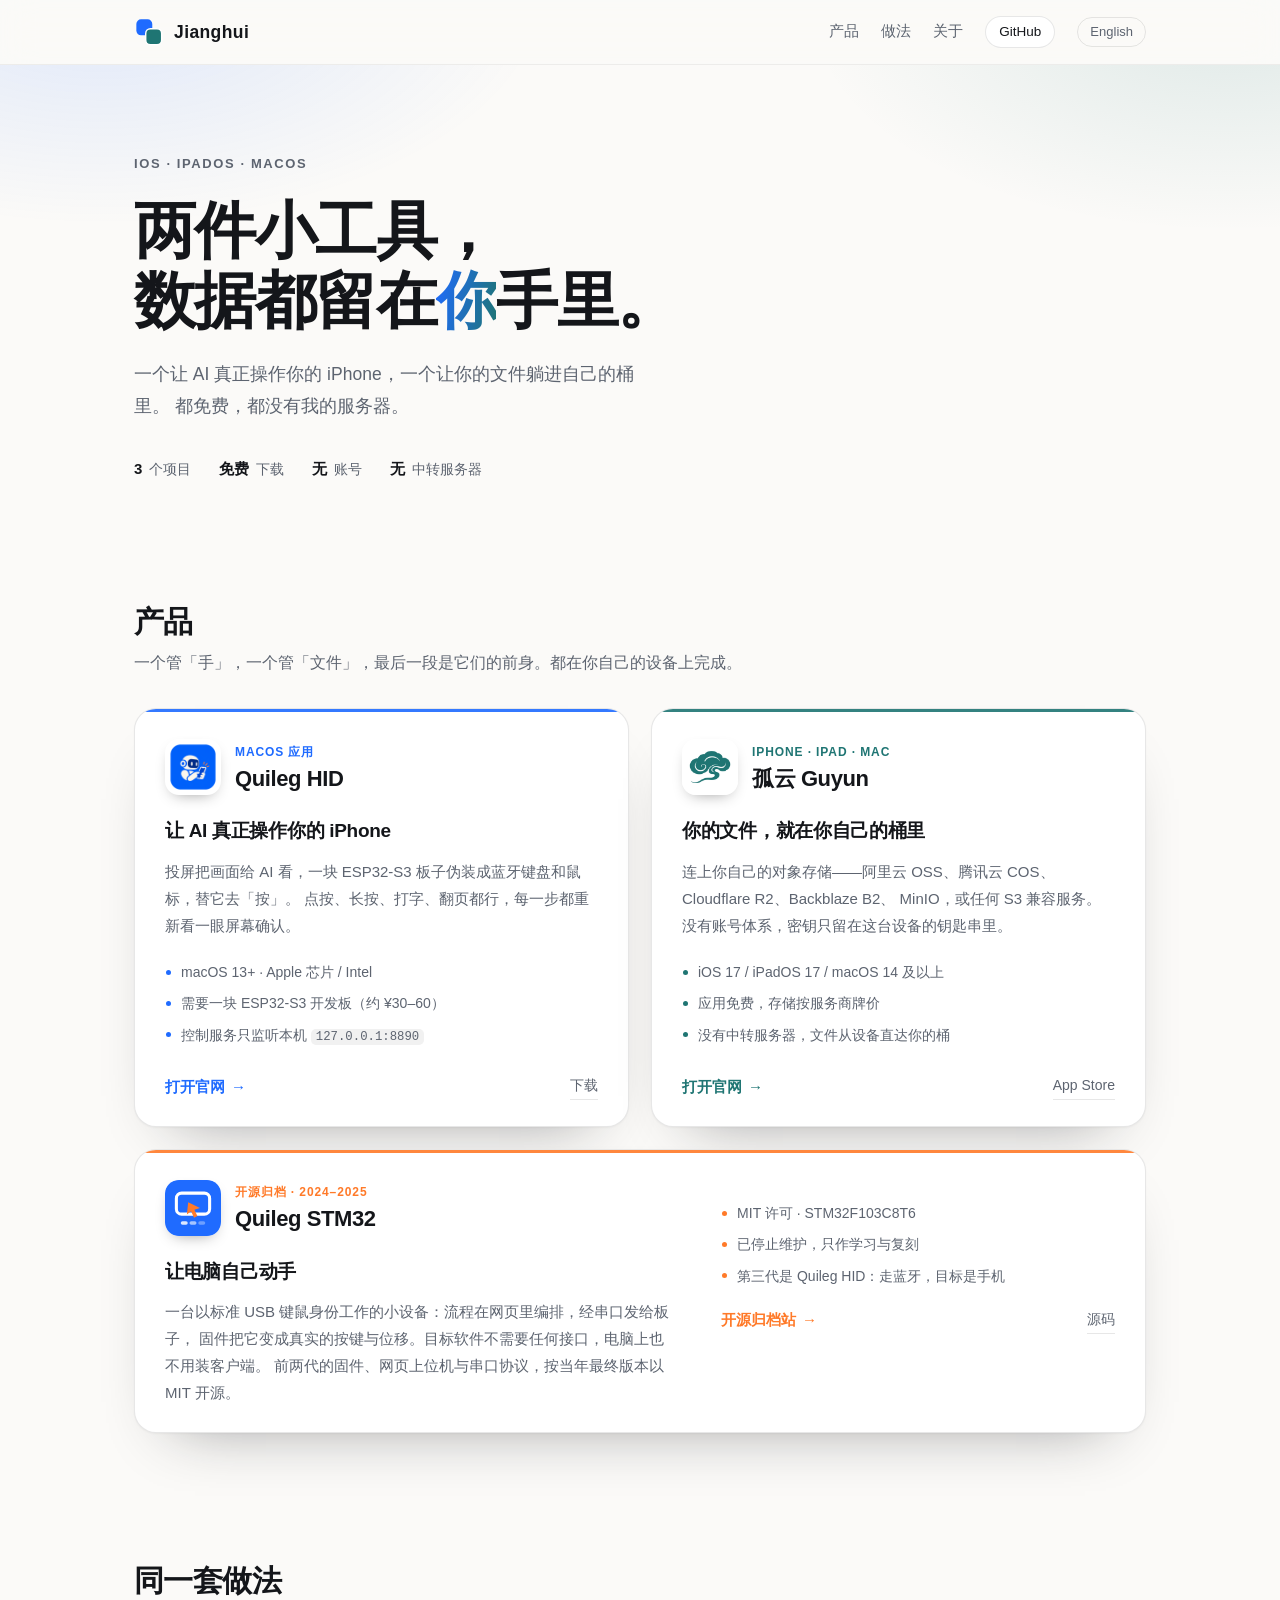
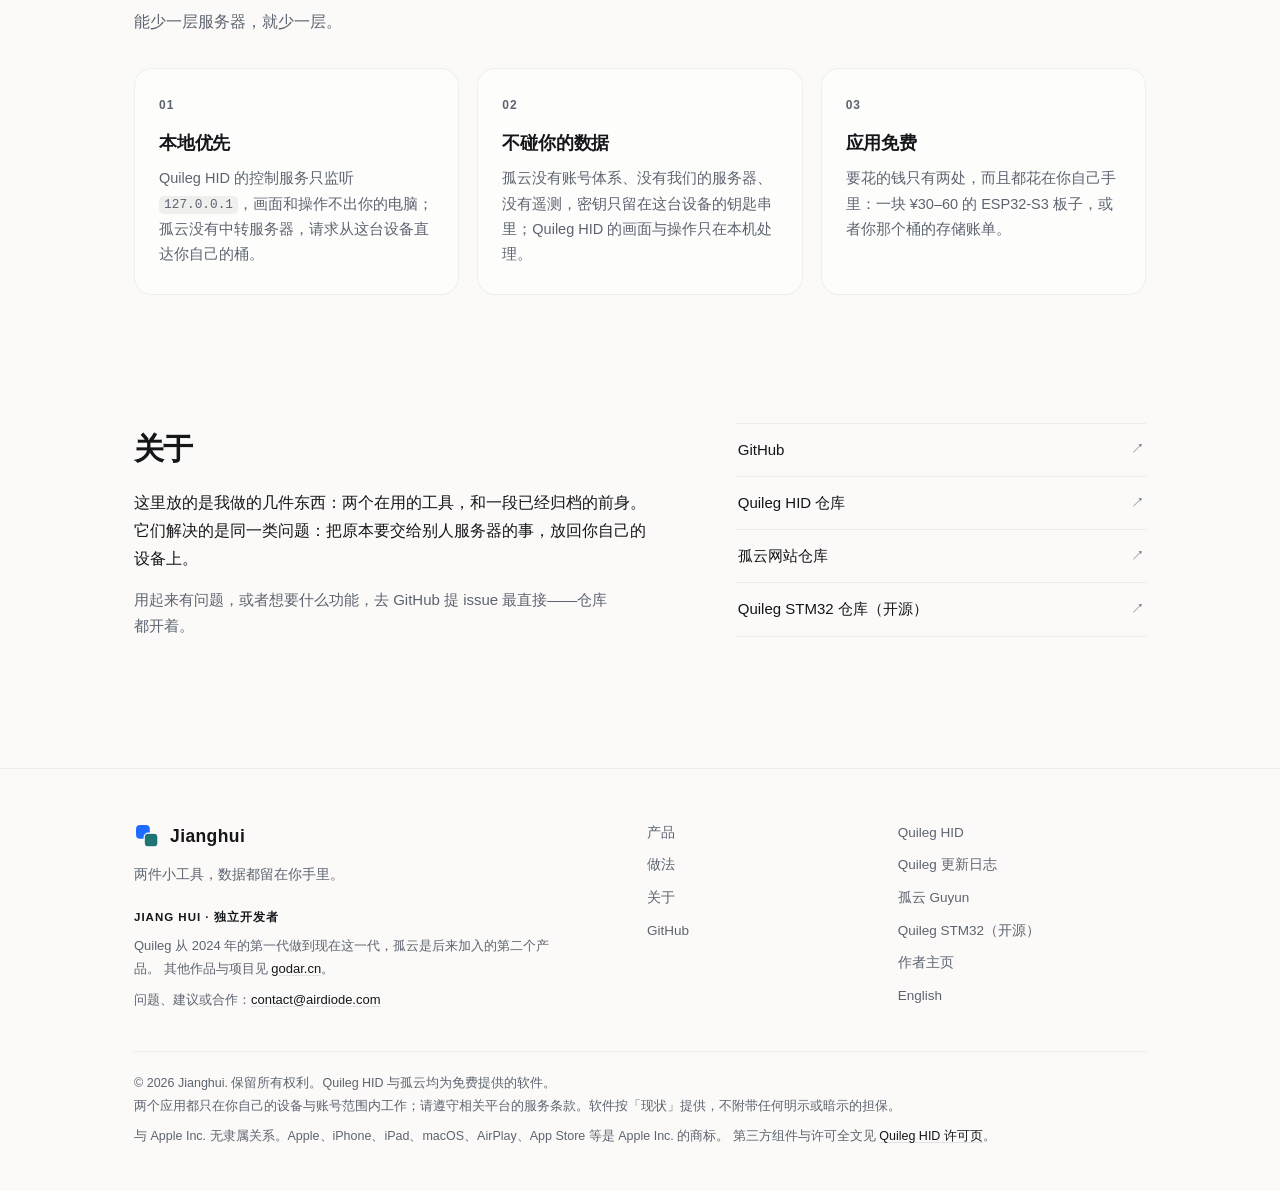
<file: index.html>
<!DOCTYPE html>
<html lang="zh-CN">
<head>
<meta charset="utf-8">
<meta name="viewport" content="width=device-width, initial-scale=1">
<title>Jianghui — 两个小工具，数据都留在你手里</title>
<meta name="description" content="Quileg HID：让 AI 真正操作你的 iPhone。孤云 Guyun：把文件存进你自己的对象存储。两个应用都免费，都不经过第三方服务器。">
<meta name="theme-color" content="#fbfaf8" media="(prefers-color-scheme: light)">
<meta name="theme-color" content="#0f1113" media="(prefers-color-scheme: dark)">
<link rel="icon" type="image/svg+xml" href="assets/mark.svg">
<link rel="apple-touch-icon" href="assets/mark.svg">
<link rel="stylesheet" href="styles.css">
<meta property="og:type" content="website">
<meta property="og:site_name" content="Jianghui">
<meta property="og:title" content="Jianghui — 两个小工具，数据都留在你手里">
<meta property="og:description" content="Quileg HID：让 AI 真正操作你的 iPhone。孤云 Guyun：把文件存进你自己的对象存储。">
<meta property="og:url" content="https://jianghui1974.github.io/">
<meta property="og:image" content="https://jianghui1974.github.io/assets/og.png">
<meta property="og:locale" content="zh_CN">
<meta property="og:locale:alternate" content="en_US">
<meta name="twitter:card" content="summary_large_image">
<meta name="twitter:image" content="https://jianghui1974.github.io/assets/og.png">
<link rel="alternate" hreflang="zh-Hans" href="https://jianghui1974.github.io/">
<link rel="alternate" hreflang="en" href="https://jianghui1974.github.io/en/">
<link rel="alternate" hreflang="x-default" href="https://jianghui1974.github.io/">
</head>
<body>

<a class="skip" href="#main">跳到主要内容</a>

<header class="site-header">
  <div class="wrap">
    <a class="brand" href="./">
      <img src="assets/mark.svg" alt="" width="30" height="30">
      <span>Jianghui</span>
    </a>
    <nav>
      <a href="#products">产品</a>
      <a href="#how">做法</a>
      <a href="#about">关于</a>
      <a class="gh" href="https://github.com/jianghui1974">GitHub</a>
      <a class="lang" href="en/" hreflang="en" lang="en">English</a>
    </nav>
  </div>
</header>

<main id="main">

  <!-- ============ HERO ============ -->
  <section class="hero">
    <div class="wrap">
      <p class="eyebrow">iOS · iPadOS · macOS</p>
      <h1>两件小工具，<br>数据都留在<em>你</em>手里。</h1>
      <p class="lede">
        一个让 AI 真正操作你的 iPhone，一个让你的文件躺进自己的桶里。
        都免费，都没有我的服务器。
      </p>
      <ul class="stats">
        <li><b>3</b> 个项目</li>
        <li><b>免费</b> 下载</li>
        <li><b>无</b> 账号</li>
        <li><b>无</b> 中转服务器</li>
      </ul>
    </div>
  </section>

  <!-- ============ PRODUCTS ============ -->
  <section id="products" class="section">
    <div class="wrap">
      <div class="section-head">
        <h2>产品</h2>
        <p>一个管「手」，一个管「文件」，最后一段是它们的前身。都在你自己的设备上完成。</p>
      </div>

      <div class="cards">

        <article class="card card-quileg">
          <div class="card-top">
            <img class="app-icon" src="assets/quileg-icon.png" alt="Quileg HID 应用图标" width="56" height="56">
            <div>
              <p class="kicker">macOS 应用</p>
              <h3>Quileg HID</h3>
            </div>
          </div>
          <p class="tagline">让 AI 真正操作你的 iPhone</p>
          <p class="desc">
            投屏把画面给 AI 看，一块 ESP32-S3 板子伪装成蓝牙键盘和鼠标，替它去「按」。
            点按、长按、打字、翻页都行，每一步都重新看一眼屏幕确认。
          </p>
          <ul class="facts">
            <li>macOS 13+ · Apple 芯片 / Intel</li>
            <li>需要一块 ESP32-S3 开发板（约 ¥30–60）</li>
            <li>控制服务只监听本机 <code>127.0.0.1:8890</code></li>
          </ul>
          <div class="card-actions">
            <a class="go" href="https://jianghui1974.github.io/Quileg-HID/">打开官网 <span aria-hidden="true">→</span></a>
            <a class="alt" href="https://github.com/jianghui1974/Quileg-HID/releases/latest">下载</a>
          </div>
        </article>

        <article class="card card-guyun">
          <div class="card-top">
            <img class="app-icon" src="assets/guyun-icon.png" alt="孤云 Guyun 应用图标" width="56" height="56">
            <div>
              <p class="kicker">iPhone · iPad · Mac</p>
              <h3>孤云 Guyun</h3>
            </div>
          </div>
          <p class="tagline">你的文件，就在你自己的桶里</p>
          <p class="desc">
            连上你自己的对象存储——阿里云 OSS、腾讯云 COS、Cloudflare R2、Backblaze B2、
            MinIO，或任何 S3 兼容服务。没有账号体系，密钥只留在这台设备的钥匙串里。
          </p>
          <ul class="facts">
            <li>iOS 17 / iPadOS 17 / macOS 14 及以上</li>
            <li>应用免费，存储按服务商牌价</li>
            <li>没有中转服务器，文件从设备直达你的桶</li>
          </ul>
          <div class="card-actions">
            <a class="go" href="https://jianghui1974.github.io/Guyun/">打开官网 <span aria-hidden="true">→</span></a>
            <a class="alt" href="https://apps.apple.com/cn/app/id6809848348">App Store</a>
          </div>
        </article>

        <article class="card card-archive">
          <div class="arch-main">
            <div class="card-top">
              <img class="app-icon" src="assets/quileg-stm32.svg" alt="Quileg STM32 图标" width="56" height="56">
              <div>
                <p class="kicker">开源归档 · 2024–2025</p>
                <h3>Quileg STM32</h3>
              </div>
            </div>
            <p class="tagline">让电脑自己动手</p>
            <p class="desc">
              一台以标准 USB 键鼠身份工作的小设备：流程在网页里编排，经串口发给板子，
              固件把它变成真实的按键与位移。目标软件不需要任何接口，电脑上也不用装客户端。
              前两代的固件、网页上位机与串口协议，按当年最终版本以 MIT 开源。
            </p>
          </div>
          <div class="arch-side">
            <ul class="facts">
              <li>MIT 许可 · STM32F103C8T6</li>
              <li>已停止维护，只作学习与复刻</li>
              <li>第三代是 Quileg HID：走蓝牙，目标是手机</li>
            </ul>
            <div class="card-actions">
              <a class="go" href="https://jianghui1974.github.io/Quileg-STM32/">开源归档站 <span aria-hidden="true">→</span></a>
              <a class="alt" href="https://github.com/jianghui1974/Quileg-STM32">源码</a>
            </div>
          </div>
        </article>

      </div>
    </div>
  </section>

  <!-- ============ HOW ============ -->
  <section id="how" class="section">
    <div class="wrap">
      <div class="section-head">
        <h2>同一套做法</h2>
        <p>能少一层服务器，就少一层。</p>
      </div>

      <ol class="principles">
        <li>
          <span class="num">01</span>
          <h3>本地优先</h3>
          <p>Quileg HID 的控制服务只监听 <code>127.0.0.1</code>，画面和操作不出你的电脑；孤云没有中转服务器，请求从这台设备直达你自己的桶。</p>
        </li>
        <li>
          <span class="num">02</span>
          <h3>不碰你的数据</h3>
          <p>孤云没有账号体系、没有我们的服务器、没有遥测，密钥只留在这台设备的钥匙串里；Quileg HID 的画面与操作只在本机处理。</p>
        </li>
        <li>
          <span class="num">03</span>
          <h3>应用免费</h3>
          <p>要花的钱只有两处，而且都花在你自己手里：一块 ¥30–60 的 ESP32-S3 板子，或者你那个桶的存储账单。</p>
        </li>
      </ol>
    </div>
  </section>

  <!-- ============ ABOUT ============ -->
  <section id="about" class="section about">
    <div class="wrap about-grid">
      <div>
        <h2>关于</h2>
        <p>
          这里放的是我做的几件东西：两个在用的工具，和一段已经归档的前身。
          它们解决的是同一类问题：把原本要交给别人服务器的事，放回你自己的设备上。
        </p>
        <p class="muted">
          用起来有问题，或者想要什么功能，去 GitHub 提 issue 最直接——仓库都开着。
        </p>
      </div>
      <ul class="links">
        <li><a href="https://github.com/jianghui1974"><span>GitHub</span><span class="arrow" aria-hidden="true">↗</span></a></li>
        <li><a href="https://github.com/jianghui1974/Quileg-HID"><span>Quileg HID 仓库</span><span class="arrow" aria-hidden="true">↗</span></a></li>
        <li><a href="https://github.com/jianghui1974/Guyun"><span>孤云网站仓库</span><span class="arrow" aria-hidden="true">↗</span></a></li>
        <li><a href="https://github.com/jianghui1974/Quileg-STM32"><span>Quileg STM32 仓库（开源）</span><span class="arrow" aria-hidden="true">↗</span></a></li>
      </ul>
    </div>
  </section>

</main>

<footer class="site-footer">
  <div class="wrap">
    <div class="footer-grid">
      <div class="foot-brand">
        <div class="brand">
          <img src="assets/mark.svg" alt="">
          <span>Jianghui</span>
        </div>
        <p class="foot-tagline">两件小工具，数据都留在你手里。</p>

        <div class="foot-about">
          <p class="foot-about-lead">JIANG HUI · 独立开发者</p>
          <p>Quileg 从 2024 年的第一代做到现在这一代，孤云是后来加入的第二个产品。
            其他作品与项目见 <a href="https://www.godar.cn" target="_blank" rel="noopener">godar.cn</a>。</p>
          <p>问题、建议或合作：<a href="mailto:contact@airdiode.com">contact@airdiode.com</a></p>
        </div>
      </div>

      <nav aria-label="本站">
        <a href="#products">产品</a>
        <a href="#how">做法</a>
        <a href="#about">关于</a>
        <a href="https://github.com/jianghui1974">GitHub</a>
      </nav>

      <nav aria-label="相关链接">
        <a href="https://jianghui1974.github.io/Quileg-HID/">Quileg HID</a>
        <a href="https://github.com/jianghui1974/Quileg-HID/releases">Quileg 更新日志</a>
        <a href="https://jianghui1974.github.io/Guyun/">孤云 Guyun</a>
        <a href="https://jianghui1974.github.io/Quileg-STM32/">Quileg STM32（开源）</a>
        <a href="https://www.godar.cn" target="_blank" rel="noopener">作者主页</a>
        <a href="en/" hreflang="en" lang="en">English</a>
      </nav>
    </div>

    <p class="legal">
      © <span id="year">2026</span> Jianghui. 保留所有权利。Quileg HID 与孤云均为免费提供的软件。<br>
      两个应用都只在你自己的设备与账号范围内工作；请遵守相关平台的服务条款。软件按「现状」提供，不附带任何明示或暗示的担保。
    </p>
    <p class="legal trademark">与 Apple Inc. 无隶属关系。Apple、iPhone、iPad、macOS、AirPlay、App Store 等是 Apple Inc. 的商标。
      第三方组件与许可全文见 <a href="https://jianghui1974.github.io/Quileg-HID/docs/licenses.html">Quileg HID 许可页</a>。</p>
  </div>
</footer>

<script type="application/ld+json">
{
  "@context": "https://schema.org",
  "@type": "ItemList",
  "name": "Jianghui 的项目",
  "itemListElement": [
    {
      "@type": "SoftwareApplication",
      "name": "Quileg HID",
      "applicationCategory": "UtilitiesApplication",
      "operatingSystem": "macOS",
      "description": "让 AI 通过投屏与蓝牙键鼠操作 iPhone 的 macOS 应用。",
      "url": "https://jianghui1974.github.io/Quileg-HID/",
      "offers": {"@type": "Offer", "price": "0", "priceCurrency": "CNY"}
    },
    {
      "@type": "SoftwareApplication",
      "name": "孤云 Guyun",
      "applicationCategory": "UtilitiesApplication",
      "operatingSystem": "iOS, iPadOS, macOS",
      "description": "连接你自己 S3 兼容对象存储的文件管理器。",
      "url": "https://jianghui1974.github.io/Guyun/",
      "offers": {"@type": "Offer", "price": "0", "priceCurrency": "CNY"}
    },
    {
      "@type": "SoftwareSourceCode",
      "name": "Quileg STM32",
      "description": "第一代 / 第二代 Quileg 键鼠模拟器的固件、网页上位机与串口协议，按当年最终版本以 MIT 开源归档。",
      "codeRepository": "https://github.com/jianghui1974/Quileg-STM32",
      "license": "https://opensource.org/licenses/MIT",
      "programmingLanguage": "C"
    }
  ]
}
</script>

<script>
document.getElementById("year").textContent = new Date().getFullYear();
</script>

</body>
</html>
</file>
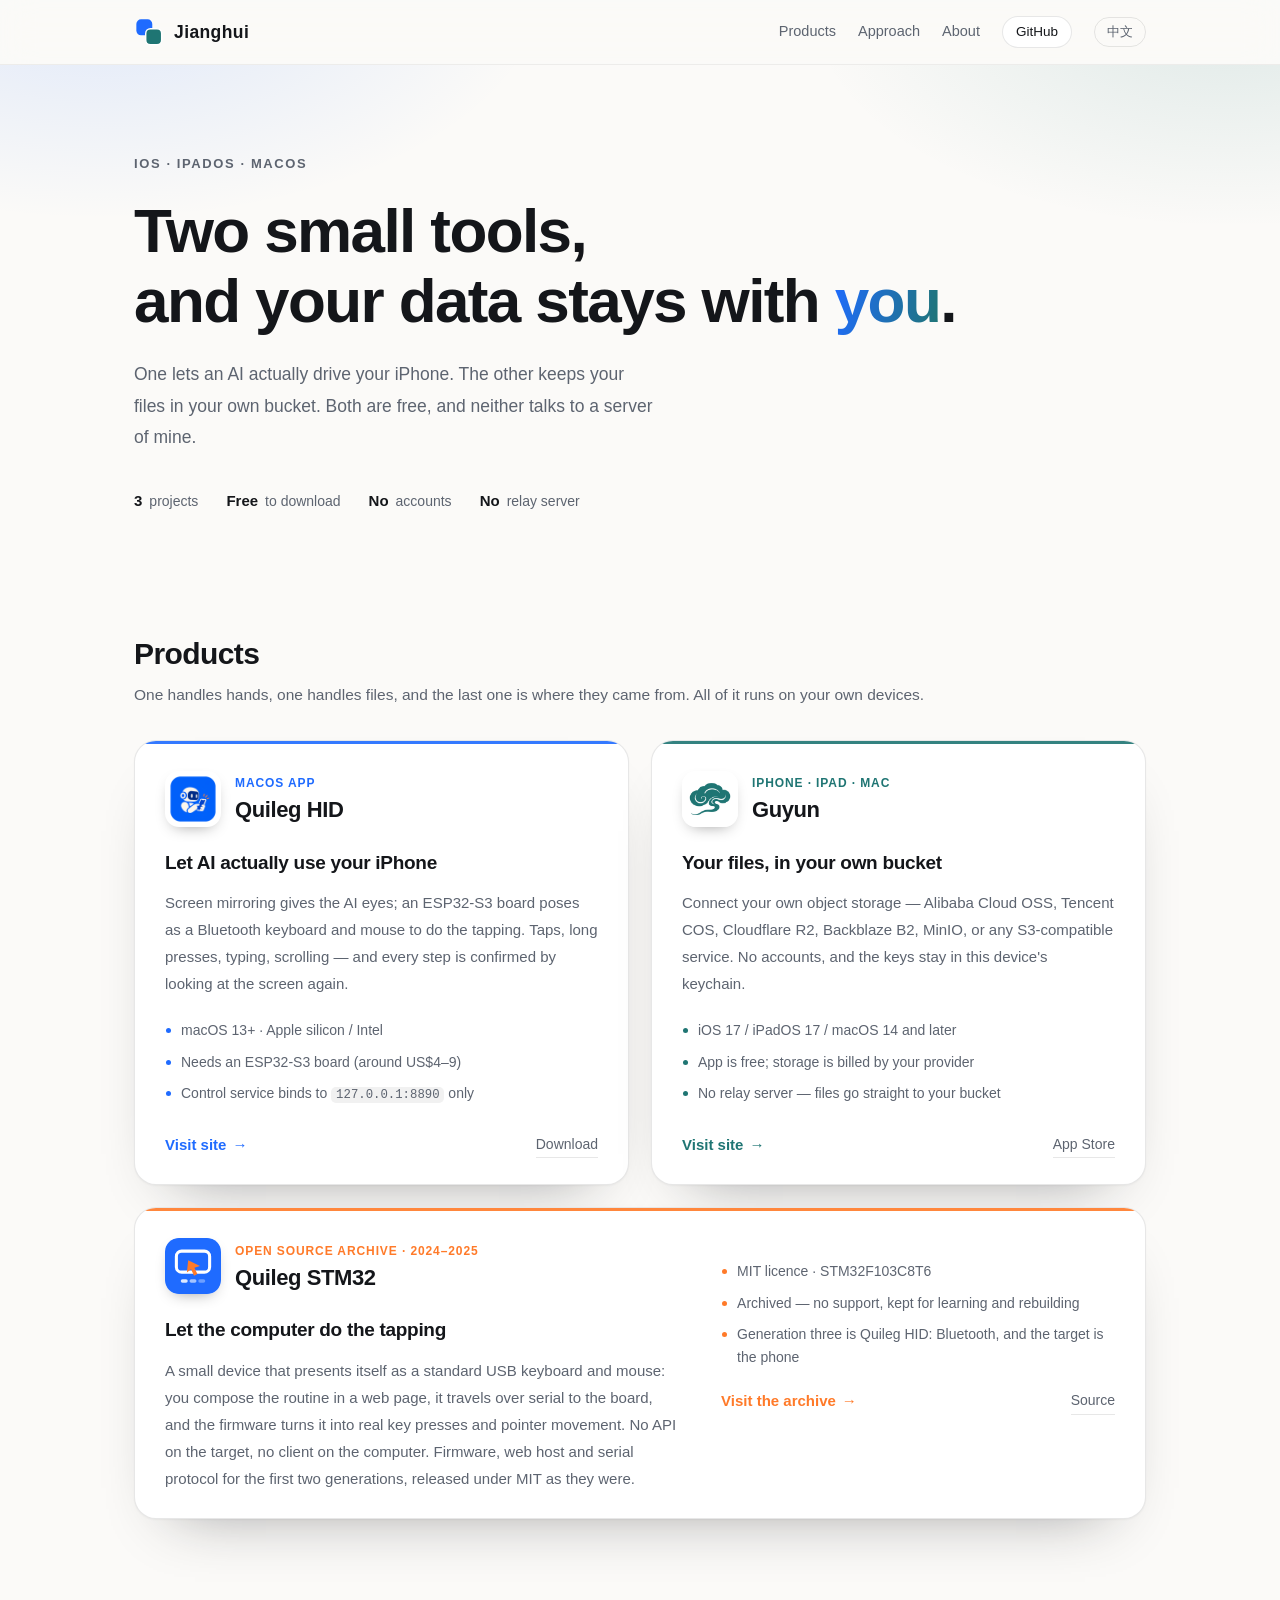
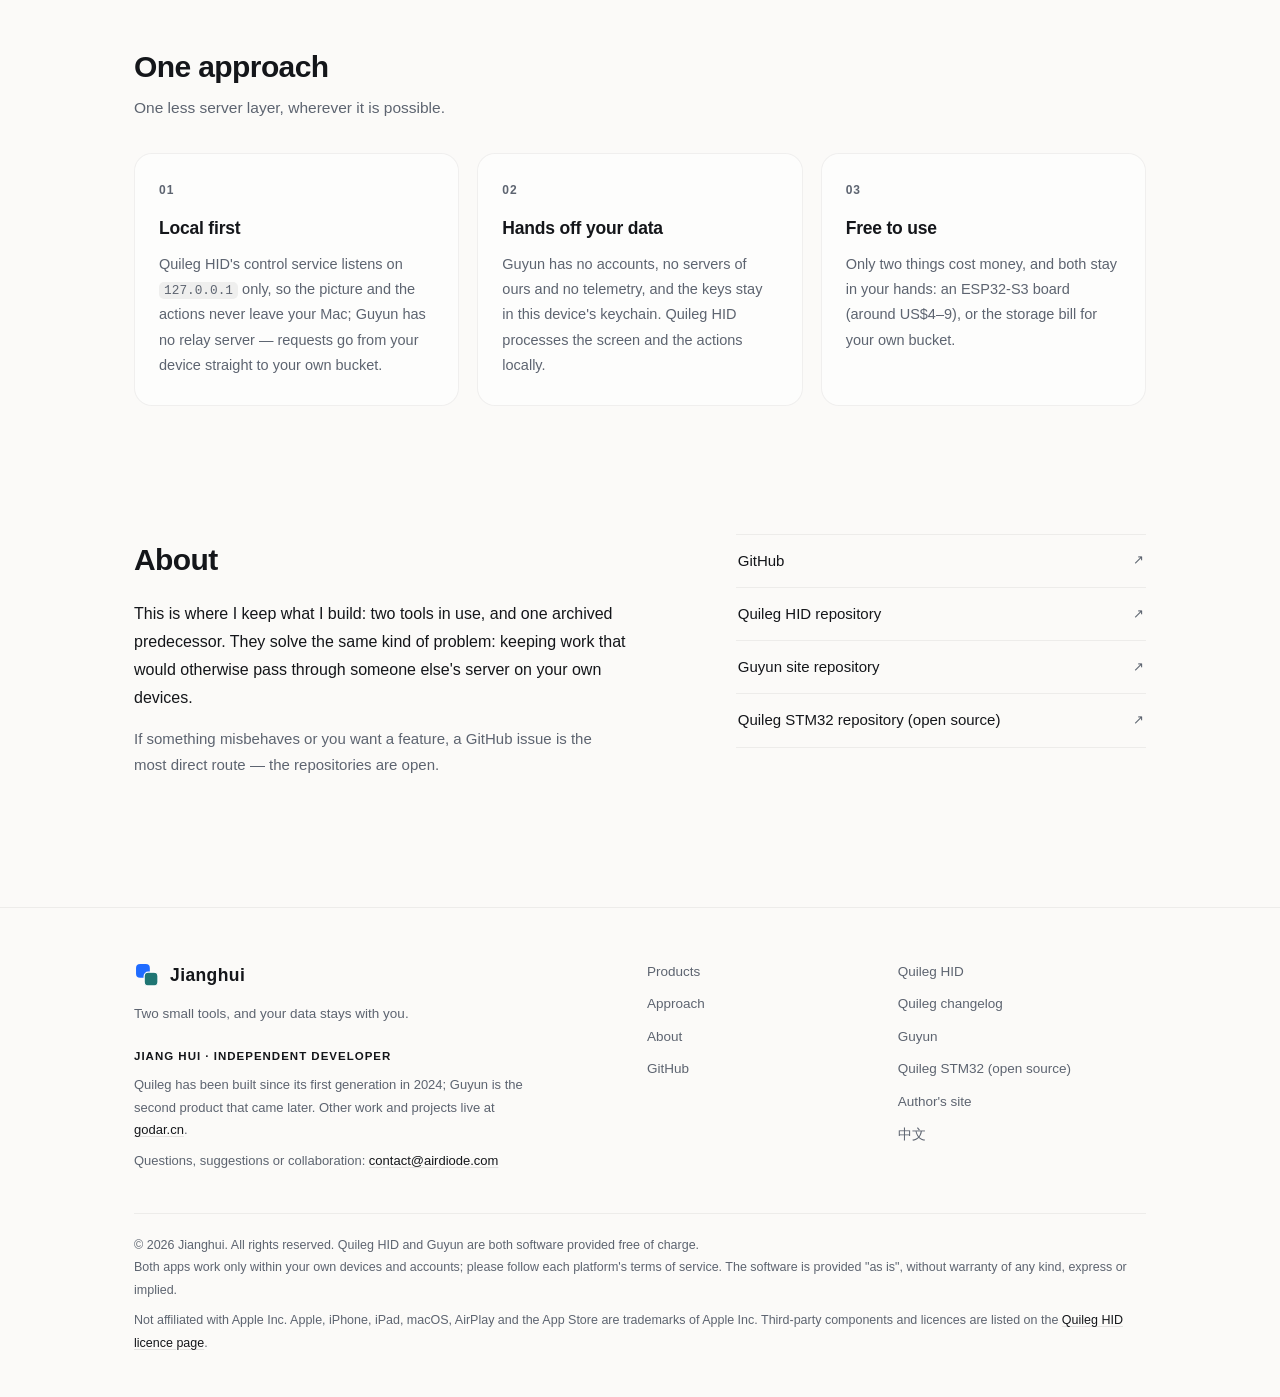
<file: en/index.html>
<!DOCTYPE html>
<html lang="en">
<head>
<meta charset="utf-8">
<meta name="viewport" content="width=device-width, initial-scale=1">
<title>Jianghui — Two small tools, your data stays with you</title>
<meta name="description" content="Quileg HID lets an AI actually operate your iPhone. Guyun keeps your files in your own object storage. Both apps are free, and neither goes through a server of ours.">
<meta name="theme-color" content="#fbfaf8" media="(prefers-color-scheme: light)">
<meta name="theme-color" content="#0f1113" media="(prefers-color-scheme: dark)">
<link rel="icon" type="image/svg+xml" href="../assets/mark.svg">
<link rel="apple-touch-icon" href="../assets/mark.svg">
<link rel="stylesheet" href="../styles.css">
<meta property="og:type" content="website">
<meta property="og:site_name" content="Jianghui">
<meta property="og:title" content="Jianghui — Two small tools, your data stays with you">
<meta property="og:description" content="Quileg HID lets an AI actually operate your iPhone. Guyun keeps your files in your own object storage.">
<meta property="og:url" content="https://jianghui1974.github.io/en/">
<meta property="og:image" content="https://jianghui1974.github.io/assets/og-en.png">
<meta property="og:locale" content="en_US">
<meta property="og:locale:alternate" content="zh_CN">
<meta name="twitter:card" content="summary_large_image">
<meta name="twitter:image" content="https://jianghui1974.github.io/assets/og-en.png">
<link rel="alternate" hreflang="zh-Hans" href="https://jianghui1974.github.io/">
<link rel="alternate" hreflang="en" href="https://jianghui1974.github.io/en/">
<link rel="alternate" hreflang="x-default" href="https://jianghui1974.github.io/">
</head>
<body>

<a class="skip" href="#main">Skip to content</a>

<header class="site-header">
  <div class="wrap">
    <a class="brand" href="./">
      <img src="../assets/mark.svg" alt="" width="30" height="30">
      <span>Jianghui</span>
    </a>
    <nav>
      <a href="#products">Products</a>
      <a href="#how">Approach</a>
      <a href="#about">About</a>
      <a class="gh" href="https://github.com/jianghui1974">GitHub</a>
      <a class="lang" href="../" hreflang="zh-Hans" lang="zh-CN">中文</a>
    </nav>
  </div>
</header>

<main id="main">

  <!-- ============ HERO ============ -->
  <section class="hero">
    <div class="wrap">
      <p class="eyebrow">iOS · iPadOS · macOS</p>
      <h1>Two small tools,<br>and your data stays with <em>you</em>.</h1>
      <p class="lede">
        One lets an AI actually drive your iPhone. The other keeps your files in your own bucket.
        Both are free, and neither talks to a server of mine.
      </p>
      <ul class="stats">
        <li><b>3</b> projects</li>
        <li><b>Free</b> to download</li>
        <li><b>No</b> accounts</li>
        <li><b>No</b> relay server</li>
      </ul>
    </div>
  </section>

  <!-- ============ PRODUCTS ============ -->
  <section id="products" class="section">
    <div class="wrap">
      <div class="section-head">
        <h2>Products</h2>
        <p>One handles hands, one handles files, and the last one is where they came from. All of it runs on your own devices.</p>
      </div>

      <div class="cards">

        <article class="card card-quileg">
          <div class="card-top">
            <img class="app-icon" src="../assets/quileg-icon.png" alt="Quileg HID app icon" width="56" height="56">
            <div>
              <p class="kicker">macOS app</p>
              <h3>Quileg HID</h3>
            </div>
          </div>
          <p class="tagline">Let AI actually use your iPhone</p>
          <p class="desc">
            Screen mirroring gives the AI eyes; an ESP32-S3 board poses as a Bluetooth keyboard and
            mouse to do the tapping. Taps, long presses, typing, scrolling — and every step is
            confirmed by looking at the screen again.
          </p>
          <ul class="facts">
            <li>macOS 13+ · Apple silicon / Intel</li>
            <li>Needs an ESP32-S3 board (around US$4–9)</li>
            <li>Control service binds to <code>127.0.0.1:8890</code> only</li>
          </ul>
          <div class="card-actions">
            <a class="go" href="https://jianghui1974.github.io/Quileg-HID/en/">Visit site <span aria-hidden="true">→</span></a>
            <a class="alt" href="https://github.com/jianghui1974/Quileg-HID/releases/latest">Download</a>
          </div>
        </article>

        <article class="card card-guyun">
          <div class="card-top">
            <img class="app-icon" src="../assets/guyun-icon.png" alt="Guyun app icon" width="56" height="56">
            <div>
              <p class="kicker">iPhone · iPad · Mac</p>
              <h3>Guyun</h3>
            </div>
          </div>
          <p class="tagline">Your files, in your own bucket</p>
          <p class="desc">
            Connect your own object storage — Alibaba Cloud OSS, Tencent COS, Cloudflare R2,
            Backblaze B2, MinIO, or any S3-compatible service. No accounts, and the keys stay in
            this device's keychain.
          </p>
          <ul class="facts">
            <li>iOS 17 / iPadOS 17 / macOS 14 and later</li>
            <li>App is free; storage is billed by your provider</li>
            <li>No relay server — files go straight to your bucket</li>
          </ul>
          <div class="card-actions">
            <a class="go" href="https://jianghui1974.github.io/Guyun/en/">Visit site <span aria-hidden="true">→</span></a>
            <a class="alt" href="https://apps.apple.com/cn/app/id6809848348">App Store</a>
          </div>
        </article>

        <article class="card card-archive">
          <div class="arch-main">
            <div class="card-top">
              <img class="app-icon" src="../assets/quileg-stm32.svg" alt="Quileg STM32 icon" width="56" height="56">
              <div>
                <p class="kicker">Open source archive · 2024–2025</p>
                <h3>Quileg STM32</h3>
              </div>
            </div>
            <p class="tagline">Let the computer do the tapping</p>
            <p class="desc">
              A small device that presents itself as a standard USB keyboard and mouse: you compose
              the routine in a web page, it travels over serial to the board, and the firmware turns
              it into real key presses and pointer movement. No API on the target, no client on the
              computer. Firmware, web host and serial protocol for the first two generations,
              released under MIT as they were.
            </p>
          </div>
          <div class="arch-side">
            <ul class="facts">
              <li>MIT licence · STM32F103C8T6</li>
              <li>Archived — no support, kept for learning and rebuilding</li>
              <li>Generation three is Quileg HID: Bluetooth, and the target is the phone</li>
            </ul>
            <div class="card-actions">
              <a class="go" href="https://jianghui1974.github.io/Quileg-STM32/">Visit the archive <span aria-hidden="true">→</span></a>
              <a class="alt" href="https://github.com/jianghui1974/Quileg-STM32">Source</a>
            </div>
          </div>
        </article>

      </div>
    </div>
  </section>

  <!-- ============ HOW ============ -->
  <section id="how" class="section">
    <div class="wrap">
      <div class="section-head">
        <h2>One approach</h2>
        <p>One less server layer, wherever it is possible.</p>
      </div>

      <ol class="principles">
        <li>
          <span class="num">01</span>
          <h3>Local first</h3>
          <p>Quileg HID's control service listens on <code>127.0.0.1</code> only, so the picture and the actions never leave your Mac; Guyun has no relay server — requests go from your device straight to your own bucket.</p>
        </li>
        <li>
          <span class="num">02</span>
          <h3>Hands off your data</h3>
          <p>Guyun has no accounts, no servers of ours and no telemetry, and the keys stay in this device's keychain. Quileg HID processes the screen and the actions locally.</p>
        </li>
        <li>
          <span class="num">03</span>
          <h3>Free to use</h3>
          <p>Only two things cost money, and both stay in your hands: an ESP32-S3 board (around US$4–9), or the storage bill for your own bucket.</p>
        </li>
      </ol>
    </div>
  </section>

  <!-- ============ ABOUT ============ -->
  <section id="about" class="section about">
    <div class="wrap about-grid">
      <div>
        <h2>About</h2>
        <p>
          This is where I keep what I build: two tools in use, and one archived predecessor.
          They solve the same kind of problem: keeping work that would otherwise pass through
          someone else's server on your own devices.
        </p>
        <p class="muted">
          If something misbehaves or you want a feature, a GitHub issue is the most direct route —
          the repositories are open.
        </p>
      </div>
      <ul class="links">
        <li><a href="https://github.com/jianghui1974"><span>GitHub</span><span class="arrow" aria-hidden="true">↗</span></a></li>
        <li><a href="https://github.com/jianghui1974/Quileg-HID"><span>Quileg HID repository</span><span class="arrow" aria-hidden="true">↗</span></a></li>
        <li><a href="https://github.com/jianghui1974/Guyun"><span>Guyun site repository</span><span class="arrow" aria-hidden="true">↗</span></a></li>
        <li><a href="https://github.com/jianghui1974/Quileg-STM32"><span>Quileg STM32 repository (open source)</span><span class="arrow" aria-hidden="true">↗</span></a></li>
      </ul>
    </div>
  </section>

</main>

<footer class="site-footer">
  <div class="wrap">
    <div class="footer-grid">
      <div class="foot-brand">
        <div class="brand">
          <img src="../assets/mark.svg" alt="">
          <span>Jianghui</span>
        </div>
        <p class="foot-tagline">Two small tools, and your data stays with you.</p>

        <div class="foot-about">
          <p class="foot-about-lead">JIANG HUI · INDEPENDENT DEVELOPER</p>
          <p>Quileg has been built since its first generation in 2024; Guyun is the second product that came later.
            Other work and projects live at
            <a href="https://www.godar.cn" target="_blank" rel="noopener">godar.cn</a>.</p>
          <p>Questions, suggestions or collaboration:
            <a href="mailto:contact@airdiode.com">contact@airdiode.com</a></p>
        </div>
      </div>

      <nav aria-label="This site">
        <a href="#products">Products</a>
        <a href="#how">Approach</a>
        <a href="#about">About</a>
        <a href="https://github.com/jianghui1974">GitHub</a>
      </nav>

      <nav aria-label="Related links">
        <a href="https://jianghui1974.github.io/Quileg-HID/en/">Quileg HID</a>
        <a href="https://github.com/jianghui1974/Quileg-HID/releases">Quileg changelog</a>
        <a href="https://jianghui1974.github.io/Guyun/en/">Guyun</a>
        <a href="https://jianghui1974.github.io/Quileg-STM32/">Quileg STM32 (open source)</a>
        <a href="https://www.godar.cn" target="_blank" rel="noopener">Author's site</a>
        <a href="../" hreflang="zh-Hans" lang="zh-CN">中文</a>
      </nav>
    </div>

    <p class="legal">
      © <span id="year">2026</span> Jianghui. All rights reserved. Quileg HID and Guyun are both
      software provided free of charge.<br>
      Both apps work only within your own devices and accounts; please follow each platform's terms
      of service. The software is provided "as is", without warranty of any kind, express or implied.
    </p>
    <p class="legal trademark">Not affiliated with Apple Inc. Apple, iPhone, iPad, macOS, AirPlay and
      the App Store are trademarks of Apple Inc. Third-party components and licences are listed on the
      <a href="https://jianghui1974.github.io/Quileg-HID/docs/licenses.html">Quileg HID licence page</a>.</p>
  </div>
</footer>

<script type="application/ld+json">
{
  "@context": "https://schema.org",
  "@type": "ItemList",
  "name": "Jianghui projects",
  "itemListElement": [
    {
      "@type": "SoftwareApplication",
      "name": "Quileg HID",
      "applicationCategory": "UtilitiesApplication",
      "operatingSystem": "macOS",
      "description": "A macOS app that lets an AI operate an iPhone through screen mirroring and Bluetooth HID.",
      "url": "https://jianghui1974.github.io/Quileg-HID/en/",
      "offers": {"@type": "Offer", "price": "0", "priceCurrency": "CNY"}
    },
    {
      "@type": "SoftwareApplication",
      "name": "Guyun",
      "applicationCategory": "UtilitiesApplication",
      "operatingSystem": "iOS, iPadOS, macOS",
      "description": "A file manager for your own S3-compatible object storage.",
      "url": "https://jianghui1974.github.io/Guyun/en/",
      "offers": {"@type": "Offer", "price": "0", "priceCurrency": "CNY"}
    },
    {
      "@type": "SoftwareSourceCode",
      "name": "Quileg STM32",
      "description": "Firmware, web host and serial protocol for the first two generations of the Quileg keyboard-and-mouse simulator, archived under MIT.",
      "codeRepository": "https://github.com/jianghui1974/Quileg-STM32",
      "license": "https://opensource.org/licenses/MIT",
      "programmingLanguage": "C"
    }
  ]
}
</script>

<script>
document.getElementById("year").textContent = new Date().getFullYear();
</script>

</body>
</html>
</file>
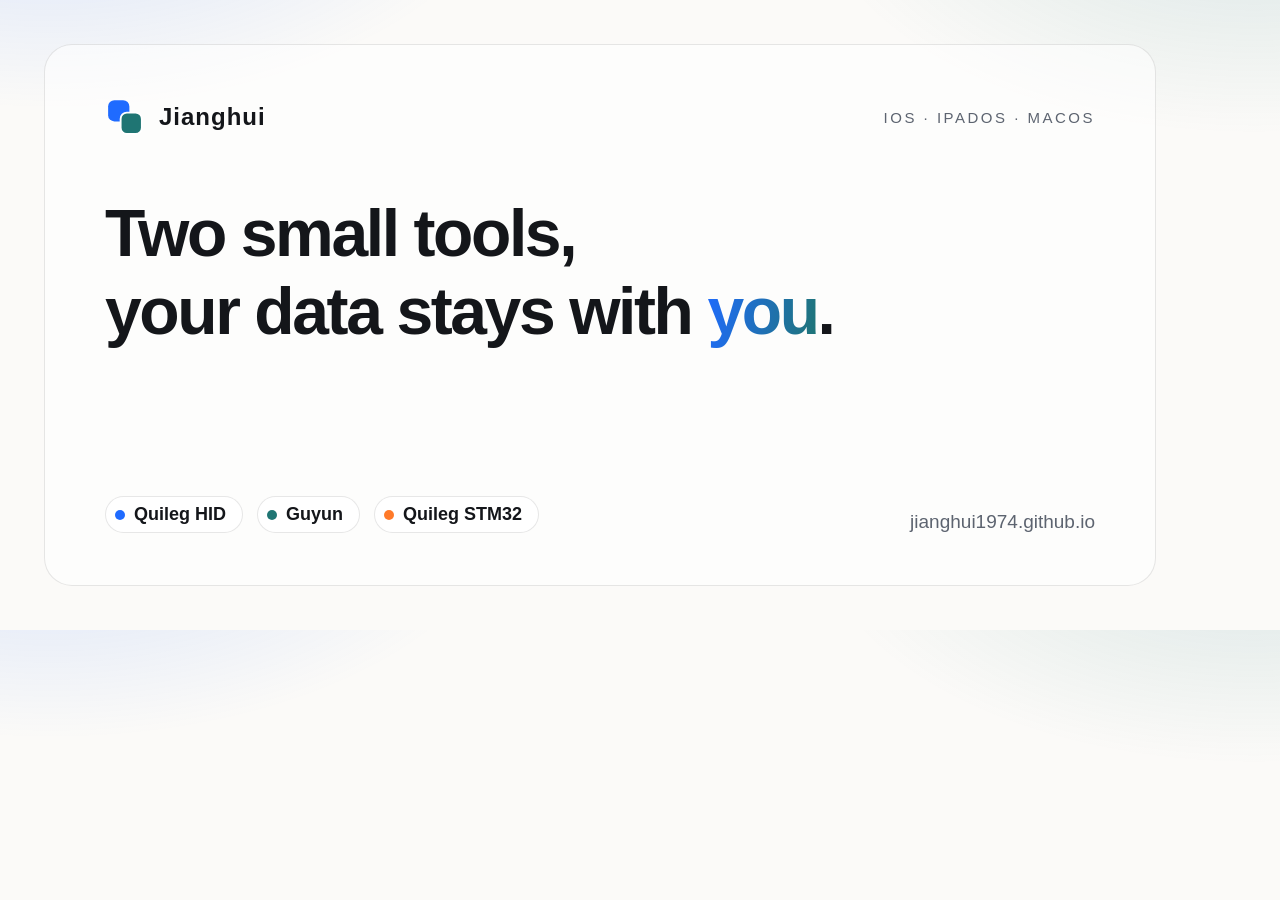
<file: og-en.html>
<!DOCTYPE html>
<html lang="en">
<head>
<meta charset="utf-8">
<meta name="robots" content="noindex">
<title>OG image source (EN) · 1200×630</title>
<style>
  @page { size: 1200px 630px; margin: 0; }
  * { box-sizing: border-box; }
  html, body { margin: 0; padding: 0; }
  body {
    width: 1200px; height: 630px; overflow: hidden;
    font-family: -apple-system, BlinkMacSystemFont, "SF Pro SC", "PingFang SC",
      "Hiragino Sans GB", "Microsoft YaHei", sans-serif;
    background: #fbfaf8;
    color: #14161a;
    background-image:
      radial-gradient(760px 420px at 4% -24%, rgba(31, 107, 255, 0.18), transparent 62%),
      radial-gradient(720px 400px at 98% -18%, rgba(31, 117, 115, 0.16), transparent 62%);
    position: relative;
  }
  .frame {
    position: absolute; inset: 44px;
    border: 1px solid rgba(20, 22, 26, 0.10);
    border-radius: 28px;
    padding: 52px 60px;
    display: flex; flex-direction: column;
    background: rgba(255, 255, 255, 0.55);
  }
  .top { display: flex; align-items: center; gap: 14px; }
  .top img { width: 40px; height: 40px; }
  .top span { font-size: 24px; font-weight: 700; letter-spacing: 1px; }
  .top em {
    margin-left: auto; font-style: normal; font-size: 15px;
    letter-spacing: 2.5px; color: #5d6470; text-transform: uppercase;
  }
  h1 {
    margin: 58px 0 0;
    font-size: 66px; line-height: 1.18; letter-spacing: -2.4px; font-weight: 800;
  }
  h1 b {
    font-weight: 800;
    background: linear-gradient(100deg, #1f6bff, #1f7573);
    -webkit-background-clip: text; background-clip: text; color: transparent;
  }
  .bottom {
    margin-top: auto; display: flex; align-items: flex-end; gap: 14px;
    font-size: 21px; color: #5d6470;
  }
  .pill {
    display: inline-flex; align-items: center; gap: 9px;
    padding: 7px 16px 7px 9px; border-radius: 999px;
    background: #fff; border: 1px solid rgba(20, 22, 26, 0.10);
    font-size: 18px; color: #14161a; font-weight: 600;
  }
  .pill .dot { width: 10px; height: 10px; border-radius: 50%; }
  .url { margin-left: auto; font-size: 19px; color: #5d6470; }
</style>
</head>
<body>
  <div class="frame">
    <div class="top">
      <img src="assets/mark.svg" alt="">
      <span>Jianghui</span>
      <em>iOS · iPadOS · macOS</em>
    </div>
    <h1>Two small tools,<br>your data stays with <b>you</b>.</h1>
    <div class="bottom">
      <span class="pill"><span class="dot" style="background:#1f6bff"></span>Quileg HID</span>
      <span class="pill"><span class="dot" style="background:#1f7573"></span>Guyun</span>
      <span class="pill"><span class="dot" style="background:#ff7a29"></span>Quileg STM32</span>
      <span class="url">jianghui1974.github.io</span>
    </div>
  </div>
</body>
</html>
</file>
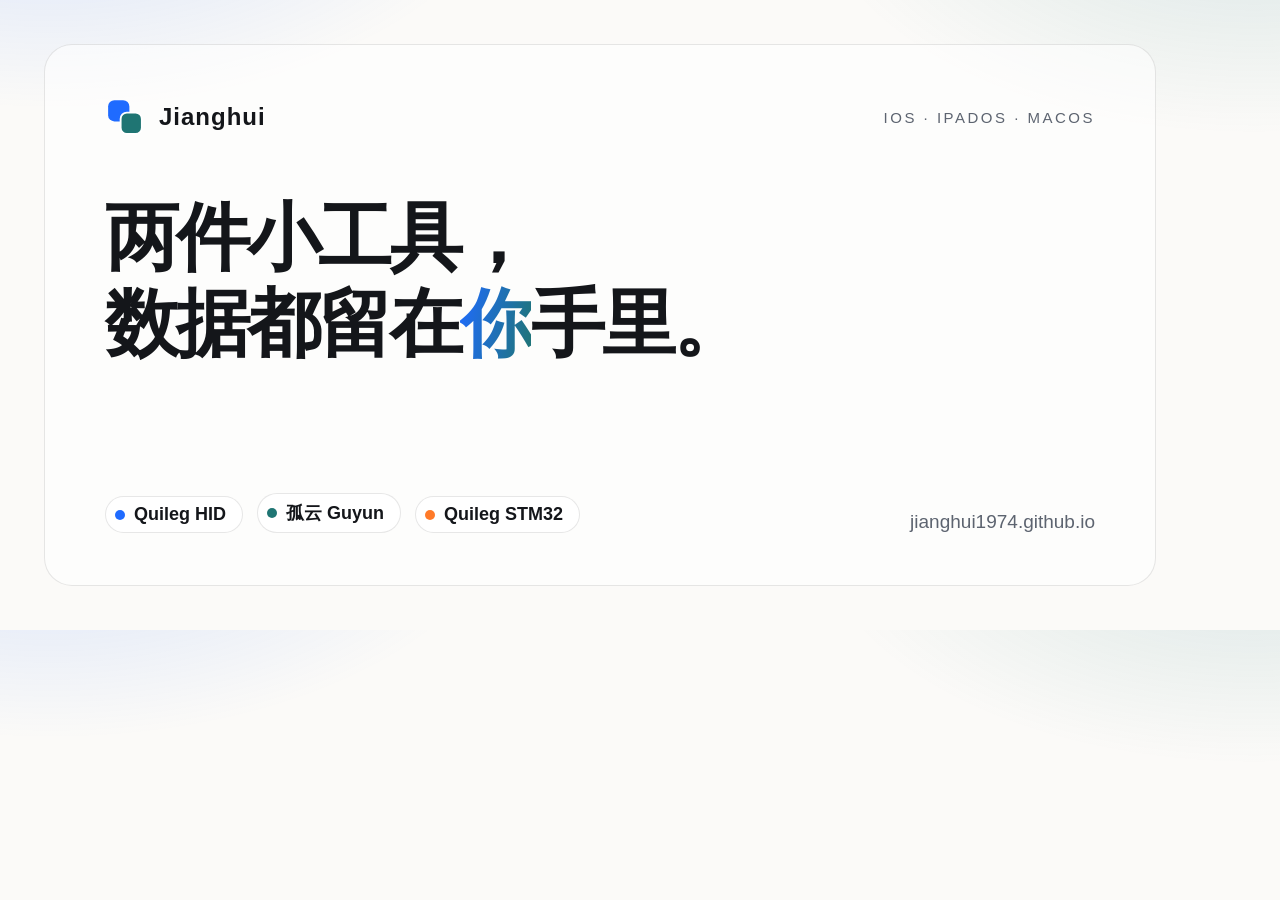
<file: og.html>
<!DOCTYPE html>
<html lang="zh-CN">
<head>
<meta charset="utf-8">
<meta name="robots" content="noindex">
<title>OG image source · 1200×630</title>
<style>
  @page { size: 1200px 630px; margin: 0; }
  * { box-sizing: border-box; }
  html, body { margin: 0; padding: 0; }
  body {
    width: 1200px; height: 630px; overflow: hidden;
    font-family: -apple-system, BlinkMacSystemFont, "SF Pro SC", "PingFang SC",
      "Hiragino Sans GB", "Microsoft YaHei", sans-serif;
    background: #fbfaf8;
    color: #14161a;
    background-image:
      radial-gradient(760px 420px at 4% -24%, rgba(31, 107, 255, 0.18), transparent 62%),
      radial-gradient(720px 400px at 98% -18%, rgba(31, 117, 115, 0.16), transparent 62%);
    position: relative;
  }
  .frame {
    position: absolute; inset: 44px;
    border: 1px solid rgba(20, 22, 26, 0.10);
    border-radius: 28px;
    padding: 52px 60px;
    display: flex; flex-direction: column;
    background: rgba(255, 255, 255, 0.55);
  }
  .top { display: flex; align-items: center; gap: 14px; }
  .top img { width: 40px; height: 40px; }
  .top span { font-size: 24px; font-weight: 700; letter-spacing: 1px; }
  .top em {
    margin-left: auto; font-style: normal; font-size: 15px;
    letter-spacing: 2.5px; color: #5d6470; text-transform: uppercase;
  }
  h1 {
    margin: 58px 0 0;
    font-size: 74px; line-height: 1.16; letter-spacing: -3px; font-weight: 800;
  }
  h1 b {
    font-weight: 800;
    background: linear-gradient(100deg, #1f6bff, #1f7573);
    -webkit-background-clip: text; background-clip: text; color: transparent;
  }
  .bottom {
    margin-top: auto; display: flex; align-items: flex-end; gap: 14px;
    font-size: 21px; color: #5d6470;
  }
  .pill {
    display: inline-flex; align-items: center; gap: 9px;
    padding: 7px 16px 7px 9px; border-radius: 999px;
    background: #fff; border: 1px solid rgba(20, 22, 26, 0.10);
    font-size: 18px; color: #14161a; font-weight: 600;
  }
  .pill .dot { width: 10px; height: 10px; border-radius: 50%; }
  .url { margin-left: auto; font-size: 19px; color: #5d6470; }
</style>
</head>
<body>
  <div class="frame">
    <div class="top">
      <img src="assets/mark.svg" alt="">
      <span>Jianghui</span>
      <em>iOS · iPadOS · macOS</em>
    </div>
    <h1>两件小工具，<br>数据都留在<b>你</b>手里。</h1>
    <div class="bottom">
      <span class="pill"><span class="dot" style="background:#1f6bff"></span>Quileg HID</span>
      <span class="pill"><span class="dot" style="background:#1f7573"></span>孤云 Guyun</span>
      <span class="pill"><span class="dot" style="background:#ff7a29"></span>Quileg STM32</span>
      <span class="url">jianghui1974.github.io</span>
    </div>
  </div>
</body>
</html>
</file>
<file: styles.css>
/* Jianghui · 总主页
   配色取自两个产品：Quileg HID 的亮蓝 #1f6bff、孤云的青绿 #1f7573。
   页面本身保持中性，让两个品牌色只出现在各自的卡片上。 */

:root {
  --bg: #fbfaf8;
  --card: #ffffff;
  --ink: #14161a;
  --muted: #5d6470;
  --line: rgba(20, 22, 26, 0.10);
  --line-soft: rgba(20, 22, 26, 0.06);

  --quileg: #1f6bff;
  --quileg-soft: #eef3ff;
  --guyun: #1f7573;
  --guyun-soft: #eaf3f1;
  --orange: #ff7a29;
  --orange-soft: #fff2e6;

  --radius: 22px;
  --wrap: 1060px;
  --shadow: 0 1px 2px rgba(20, 22, 26, 0.04), 0 30px 60px -40px rgba(20, 22, 26, 0.45);
  --shadow-lift: 0 2px 4px rgba(20, 22, 26, 0.05), 0 34px 64px -36px rgba(20, 22, 26, 0.5);

  --font: -apple-system, BlinkMacSystemFont, "SF Pro SC", "PingFang SC",
    "Hiragino Sans GB", "Microsoft YaHei", "Helvetica Neue", sans-serif;
}

@media (prefers-color-scheme: dark) {
  :root {
    --bg: #0f1113;
    --card: #16191c;
    --ink: #edf0f3;
    --muted: #9aa3ae;
    --line: rgba(255, 255, 255, 0.11);
    --line-soft: rgba(255, 255, 255, 0.06);

    --quileg: #6c9bff;
    --quileg-soft: #16233c;
    --guyun: #58b8b2;
    --guyun-soft: #142c2a;
    --orange: #ff9a5a;
    --orange-soft: #2a1a10;

    --shadow: 0 1px 2px rgba(0, 0, 0, 0.5), 0 30px 60px -40px rgba(0, 0, 0, 0.9);
    --shadow-lift: 0 2px 4px rgba(0, 0, 0, 0.55), 0 34px 64px -36px rgba(0, 0, 0, 0.95);
  }
}

* { box-sizing: border-box; }

html {
  scroll-behavior: smooth;
  scroll-padding-top: 84px;
}

body {
  margin: 0;
  background: var(--bg);
  color: var(--ink);
  font-family: var(--font);
  font-size: 16px;
  line-height: 1.75;
  -webkit-font-smoothing: antialiased;
  text-rendering: optimizeLegibility;
}

img { max-width: 100%; height: auto; }
a { color: inherit; text-decoration: none; }
p { margin: 0; }

code {
  font-family: ui-monospace, SFMono-Regular, "SF Mono", Menlo, monospace;
  font-size: 0.88em;
  background: var(--line-soft);
  padding: 0.1em 0.4em;
  border-radius: 5px;
  white-space: nowrap;
}

.wrap { max-width: var(--wrap); margin: 0 auto; padding: 0 24px; }

.skip {
  position: absolute; left: -9999px; top: 0; z-index: 100;
  background: var(--ink); color: var(--bg);
  padding: 10px 16px; border-radius: 0 0 10px 0;
}
.skip:focus { left: 0; }

:focus-visible {
  outline: 2px solid var(--quileg);
  outline-offset: 3px;
  border-radius: 8px;
}

/* ---------- header ---------- */

.site-header {
  position: sticky; top: 0; z-index: 60;
  background: var(--bg);
  background: color-mix(in srgb, var(--bg) 80%, transparent);
  backdrop-filter: saturate(180%) blur(16px);
  -webkit-backdrop-filter: saturate(180%) blur(16px);
  border-bottom: 1px solid var(--line-soft);
}

.site-header .wrap {
  display: flex; align-items: center; gap: 12px; height: 64px;
}

.brand {
  display: flex; align-items: center; gap: 10px;
  font-weight: 700; font-size: 17.5px; letter-spacing: 0.4px;
}
.brand img { width: 30px; height: 30px; display: block; }

.site-header nav {
  margin-left: auto;
  display: flex; align-items: center; gap: 22px;
  font-size: 14.5px; color: var(--muted);
}
.site-header nav a { transition: color 0.15s ease; }
.site-header nav a:hover { color: var(--ink); }
.site-header nav .gh {
  color: var(--ink);
  border: 1px solid var(--line);
  border-radius: 999px;
  padding: 3px 13px;
  font-size: 13.5px;
  background: var(--card);
}
.site-header nav .gh:hover { border-color: color-mix(in srgb, var(--ink) 30%, transparent); }
.site-header nav .lang {
  color: var(--muted);
  border: 1px solid var(--line);
  border-radius: 999px;
  padding: 3px 12px;
  font-size: 13px;
  background: transparent;
}
.site-header nav .lang:hover { color: var(--ink); }

/* ---------- hero ---------- */

.hero {
  padding: 88px 0 56px;
  background:
    radial-gradient(720px 380px at 8% -16%, color-mix(in srgb, var(--quileg) 13%, transparent), transparent 62%),
    radial-gradient(680px 360px at 96% -12%, color-mix(in srgb, var(--guyun) 13%, transparent), transparent 62%);
}

.eyebrow {
  margin: 0 0 20px;
  font-size: 13px;
  letter-spacing: 1.6px;
  text-transform: uppercase;
  color: var(--muted);
  font-weight: 600;
}

.hero h1 {
  margin: 0 0 22px;
  font-size: clamp(34px, 5.8vw, 62px);
  line-height: 1.14;
  letter-spacing: -1.6px;
  font-weight: 800;
}

.hero h1 em {
  font-style: normal;
  background: linear-gradient(100deg, var(--quileg), var(--guyun));
  -webkit-background-clip: text;
  background-clip: text;
  color: transparent;
}

.hero .lede {
  max-width: 30em;
  font-size: 17.5px;
  color: var(--muted);
  line-height: 1.8;
}

.stats {
  list-style: none;
  display: flex; flex-wrap: wrap;
  gap: 10px 28px;
  margin: 34px 0 0;
  padding: 0;
  font-size: 14px;
  color: var(--muted);
}
.stats li { display: flex; align-items: baseline; gap: 7px; }
.stats b { color: var(--ink); font-size: 15px; font-weight: 700; }

/* ---------- sections ---------- */

.section { padding: 64px 0; }

.section-head { margin-bottom: 32px; }
.section-head h2 {
  margin: 0 0 8px;
  font-size: clamp(24px, 3vw, 30px);
  letter-spacing: -0.6px;
  line-height: 1.3;
}
.section-head p { color: var(--muted); font-size: 15.5px; }

/* ---------- product cards ---------- */

.cards {
  display: grid;
  grid-template-columns: repeat(2, minmax(0, 1fr));
  gap: 22px;
}

.card {
  position: relative;
  display: flex;
  flex-direction: column;
  padding: 30px 30px 26px;
  background: var(--card);
  border: 1px solid var(--line);
  border-radius: var(--radius);
  box-shadow: var(--shadow);
  overflow: hidden;
  transition: transform 0.18s ease, box-shadow 0.18s ease, border-color 0.18s ease;
}

.card::before {
  content: "";
  position: absolute; inset: 0 0 auto;
  height: 3px;
  background: var(--accent);
  opacity: 0.9;
}

.card:hover {
  transform: translateY(-3px);
  box-shadow: var(--shadow-lift);
  border-color: color-mix(in srgb, var(--accent) 40%, transparent);
}

.card-quileg { --accent: var(--quileg); --accent-soft: var(--quileg-soft); }
.card-guyun { --accent: var(--guyun); --accent-soft: var(--guyun-soft); }
.card-archive { --accent: var(--orange); --accent-soft: var(--orange-soft); }

/* 归档条目：整行铺开，左边叙事、右边事实与入口 */
.card-archive {
  grid-column: 1 / -1;
  display: grid;
  grid-template-columns: minmax(0, 1.3fr) minmax(0, 1fr);
  gap: 22px 44px;
  align-items: start;
}
.card-archive .desc { max-width: 44em; }
.arch-side { display: flex; flex-direction: column; gap: 20px; }
.arch-side .card-actions { margin-top: 0; padding-top: 0; }

.card-top {
  display: flex; align-items: center; gap: 14px;
  margin-bottom: 22px;
}

.app-icon {
  width: 56px; height: 56px;
  border-radius: 14px;
  display: block;
  box-shadow: 0 6px 16px -8px rgba(0, 0, 0, 0.45);
  flex: none;
}

.kicker {
  margin: 0 0 2px;
  font-size: 12px;
  letter-spacing: 0.9px;
  text-transform: uppercase;
  color: var(--accent);
  font-weight: 700;
}

.card h3 {
  margin: 0;
  font-size: 22px;
  letter-spacing: -0.4px;
  line-height: 1.3;
}

.tagline {
  font-size: 19px;
  font-weight: 600;
  letter-spacing: -0.3px;
  line-height: 1.5;
  margin-bottom: 12px;
}

.desc {
  color: var(--muted);
  font-size: 15px;
  line-height: 1.8;
}

.facts {
  list-style: none;
  margin: 22px 0 0;
  padding: 0;
  display: grid;
  gap: 9px;
  font-size: 14px;
  color: var(--muted);
}

.facts li {
  position: relative;
  padding-left: 16px;
  line-height: 1.6;
}
.facts li::before {
  content: "";
  position: absolute; left: 1px; top: 0.62em;
  width: 5px; height: 5px;
  border-radius: 50%;
  background: var(--accent);
}

.card-actions {
  display: flex; align-items: center; gap: 16px;
  margin-top: auto;
  padding-top: 26px;
  font-size: 15px;
  font-weight: 600;
}

.go { color: var(--accent); display: inline-flex; align-items: center; gap: 6px; }
.go span { transition: transform 0.18s ease; }
.card:hover .go span { transform: translateX(4px); }

/* 让整张卡片可点，同时不嵌套 <a> */
.go::after { content: ""; position: absolute; inset: 0; }

.alt {
  position: relative; z-index: 1;
  margin-left: auto;
  font-size: 14px;
  font-weight: 500;
  color: var(--muted);
  border-bottom: 1px solid var(--line);
  padding-bottom: 1px;
}
.alt:hover { color: var(--ink); border-color: color-mix(in srgb, var(--ink) 40%, transparent); }

/* ---------- principles ---------- */

.principles {
  list-style: none;
  margin: 0; padding: 0;
  display: grid;
  grid-template-columns: repeat(auto-fit, minmax(260px, 1fr));
  gap: 18px;
  counter-reset: p;
}

.principles li {
  position: relative;
  padding: 26px 24px;
  border: 1px solid var(--line-soft);
  border-radius: 18px;
  background: var(--card);
  background: color-mix(in srgb, var(--card) 60%, transparent);
}

.num {
  display: block;
  font-size: 12px;
  font-weight: 700;
  letter-spacing: 1px;
  color: var(--muted);
  margin-bottom: 12px;
  font-variant-numeric: tabular-nums;
}

.principles h3 {
  margin: 0 0 8px;
  font-size: 17.5px;
  letter-spacing: -0.2px;
}

.principles p {
  font-size: 14.5px;
  color: var(--muted);
  line-height: 1.75;
}

/* ---------- about ---------- */

.about-grid {
  display: grid;
  grid-template-columns: 1.35fr 1fr;
  gap: 48px;
  align-items: start;
}

.about h2 {
  margin: 0 0 14px;
  font-size: clamp(24px, 3vw, 30px);
  letter-spacing: -0.6px;
}

.about p { font-size: 16px; max-width: 32em; }
.about p + p { margin-top: 14px; }
.about .muted { color: var(--muted); font-size: 15px; }

.links {
  list-style: none;
  margin: 0; padding: 0;
  border-top: 1px solid var(--line-soft);
}

.links a {
  display: flex; align-items: center; gap: 16px;
  padding: 13px 2px;
  border-bottom: 1px solid var(--line-soft);
  font-size: 15px;
  transition: color 0.15s ease, padding 0.15s ease;
}
.links a:hover { color: var(--quileg); padding-left: 6px; }

.arrow { margin-left: auto; color: var(--muted); font-size: 13px; }

/* ---------- footer ---------- */

.site-footer {
  margin-top: 64px;
  padding: 52px 0 44px;
  border-top: 1px solid var(--line-soft);
  font-size: 13.5px;
  color: var(--muted);
}

.footer-grid {
  display: grid;
  grid-template-columns: minmax(0, 1.7fr) minmax(0, 0.75fr) minmax(0, 0.9fr);
  gap: 32px 44px;
}

.foot-brand .brand { margin-bottom: 12px; color: var(--ink); }
.foot-brand .brand img { width: 26px; height: 26px; }
.foot-tagline { margin-bottom: 20px; }

.foot-about {
  display: grid;
  gap: 8px;
  max-width: 32em;
  font-size: 13px;
  line-height: 1.75;
  color: var(--muted);
}
.foot-about-lead {
  color: var(--ink);
  font-weight: 700;
  font-size: 11.5px;
  letter-spacing: 1px;
}
.foot-about a,
.legal a {
  color: var(--ink);
  text-decoration: underline;
  text-underline-offset: 2px;
  text-decoration-color: var(--line);
}
.foot-about a:hover,
.legal a:hover { text-decoration-color: currentColor; }

.site-footer nav {
  display: flex;
  flex-direction: column;
  gap: 9px;
  font-size: 13.5px;
}
.site-footer nav a { color: var(--muted); width: fit-content; transition: color 0.15s ease; }
.site-footer nav a:hover { color: var(--ink); }

.legal {
  margin: 40px 0 0;
  padding-top: 20px;
  border-top: 1px solid var(--line-soft);
  font-size: 12.5px;
  line-height: 1.8;
  color: var(--muted);
}
.legal + .legal { margin-top: 8px; padding-top: 0; border-top: 0; }

/* ---------- narrow ---------- */

@media (max-width: 760px) {
  .hero { padding: 64px 0 48px; }
  .section { padding: 48px 0; }
  .about-grid { grid-template-columns: 1fr; gap: 28px; }
  .cards { grid-template-columns: 1fr; }
  .footer-grid { grid-template-columns: 1fr; gap: 28px; }
  .card-archive { grid-template-columns: 1fr; gap: 18px; }
  .site-footer nav { flex-direction: row; flex-wrap: wrap; gap: 8px 18px; }
  .site-footer { margin-top: 48px; padding-top: 40px; }
  .site-header nav { gap: 16px; }
  .site-header nav a:not(.gh):not(.lang) { display: none; }
  .stats {
    display: grid;
    grid-template-columns: 1fr 1fr;
    gap: 8px 16px;
    margin-top: 28px;
  }
  .card { padding: 26px 22px 22px; }
  .tagline { font-size: 18px; }
}

@media (prefers-reduced-motion: reduce) {
  html { scroll-behavior: auto; }
  .card, .go span, .links a { transition: none; }
  .card:hover { transform: none; }
}

@media (prefers-contrast: more) {
  :root { --line: rgba(20, 22, 26, 0.3); --muted: #454b55; }
}
</file>
